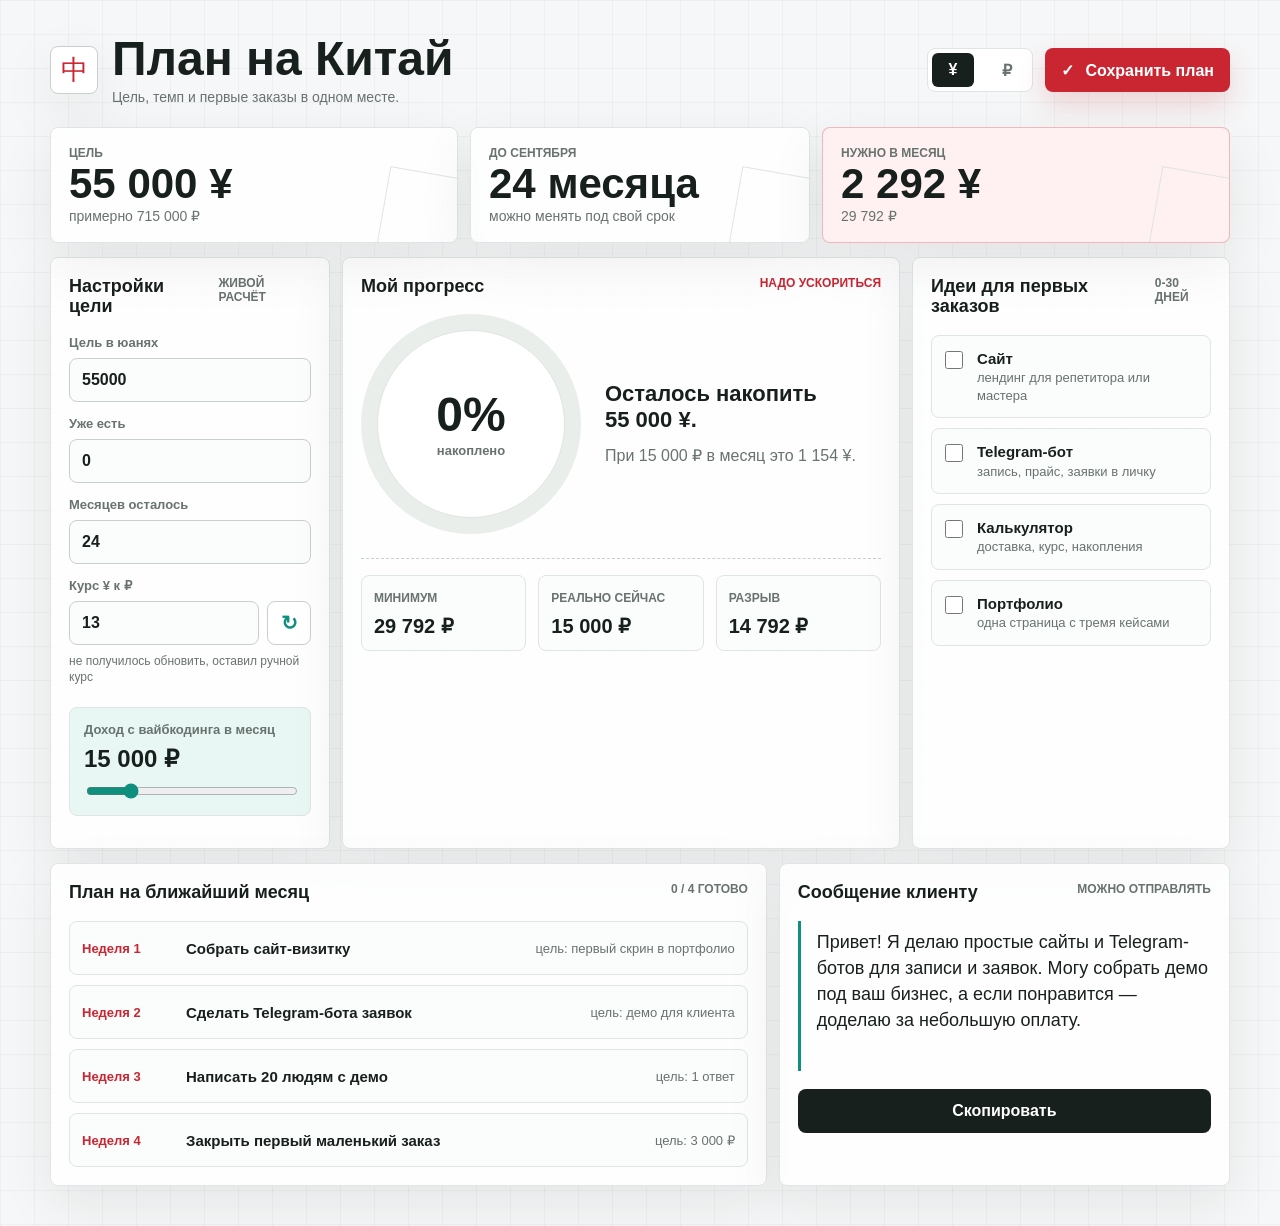
<file: index.html>
<!doctype html>
<html lang="ru">
  <head>
    <meta charset="UTF-8" />
    <meta name="viewport" content="width=device-width, initial-scale=1.0" />
    <title>План на Китай</title>
    <link rel="stylesheet" href="styles.css" />
  </head>
  <body>
    <main class="app-shell">
      <header class="topbar">
        <div class="brand">
          <span class="brand-mark" aria-hidden="true">中</span>
          <div>
            <h1>План на Китай</h1>
            <p>Цель, темп и первые заказы в одном месте.</p>
          </div>
        </div>
        <div class="top-actions" aria-label="Настройки отображения">
          <div class="segmented" role="group" aria-label="Валюта">
            <button class="segment active" type="button" data-currency="yuan">¥</button>
            <button class="segment" type="button" data-currency="rub">₽</button>
          </div>
          <button class="save-button" type="button" id="savePlan">
            <span aria-hidden="true">✓</span>
            Сохранить план
          </button>
        </div>
      </header>

      <section class="summary-grid" aria-label="Сводка плана">
        <article class="metric-card goal-card">
          <span class="label">Цель</span>
          <strong id="targetDisplay">55 000 ¥</strong>
          <small id="targetRubDisplay">примерно 715 000 ₽</small>
        </article>
        <article class="metric-card">
          <span class="label">До сентября</span>
          <strong id="monthsDisplay">24 месяца</strong>
          <small>можно менять под свой срок</small>
        </article>
        <article class="metric-card accent">
          <span class="label">Нужно в месяц</span>
          <strong id="monthlyNeeded">2 292 ¥</strong>
          <small id="monthlyNeededRub">29 792 ₽</small>
        </article>
      </section>

      <section class="workbench">
        <aside class="panel form-panel">
          <div class="panel-title">
            <h2>Настройки цели</h2>
            <span>живой расчёт</span>
          </div>

          <label class="field">
            <span>Цель в юанях</span>
            <input id="targetYuan" type="number" min="1000" step="500" value="55000" />
          </label>

          <label class="field">
            <span>Уже есть</span>
            <input id="savedYuan" type="number" min="0" step="100" value="0" />
          </label>

          <label class="field">
            <span>Месяцев осталось</span>
            <input id="monthsLeft" type="number" min="1" max="60" value="24" />
          </label>

          <label class="field">
            <span>Курс ¥ к ₽</span>
            <div class="rate-row">
              <input id="yuanRate" type="number" min="1" step="0.1" value="13" />
              <button class="rate-button" type="button" id="refreshRate" aria-label="Обновить курс">↻</button>
            </div>
            <small class="rate-status" id="rateStatus">курс можно обновить автоматически</small>
          </label>

          <label class="range-field">
            <span>Доход с вайбкодинга в месяц</span>
            <strong id="incomeDisplay">15 000 ₽</strong>
            <input id="monthlyIncome" type="range" min="0" max="80000" step="1000" value="15000" />
          </label>
        </aside>

        <section class="panel progress-panel" aria-label="Мой прогресс">
          <div class="panel-title">
            <h2>Мой прогресс</h2>
            <span id="paceStatus">надо ускориться</span>
          </div>
          <div class="progress-wrap">
            <div class="progress-ring" id="progressRing">
              <div>
                <strong id="progressPercent">0%</strong>
                <span>накоплено</span>
              </div>
            </div>
            <div class="progress-copy">
              <p id="remainingText">Осталось накопить 55 000 ¥.</p>
              <p id="incomeText">При 15 000 ₽ в месяц это 1 154 ¥.</p>
            </div>
          </div>

          <div class="ticket-strip" aria-label="План месяца">
            <div>
              <span>Минимум</span>
              <strong id="minimumRub">29 792 ₽</strong>
            </div>
            <div>
              <span>Реально сейчас</span>
              <strong id="currentRub">15 000 ₽</strong>
            </div>
            <div>
              <span>Разрыв</span>
              <strong id="gapRub">14 792 ₽</strong>
            </div>
          </div>
        </section>

        <aside class="panel tasks-panel">
          <div class="panel-title">
            <h2>Идеи для первых заказов</h2>
            <span>0-30 дней</span>
          </div>
          <div class="task-list">
            <label class="task">
              <input type="checkbox" data-task="site" />
              <span>
                <strong>Сайт</strong>
                лендинг для репетитора или мастера
              </span>
            </label>
            <label class="task">
              <input type="checkbox" data-task="bot" />
              <span>
                <strong>Telegram-бот</strong>
                запись, прайс, заявки в личку
              </span>
            </label>
            <label class="task">
              <input type="checkbox" data-task="calc" />
              <span>
                <strong>Калькулятор</strong>
                доставка, курс, накопления
              </span>
            </label>
            <label class="task">
              <input type="checkbox" data-task="portfolio" />
              <span>
                <strong>Портфолио</strong>
                одна страница с тремя кейсами
              </span>
            </label>
          </div>
        </aside>
      </section>

      <section class="bottom-grid">
        <article class="panel plan-panel">
          <div class="panel-title">
            <h2>План на ближайший месяц</h2>
            <span id="doneCount">0 / 4 готово</span>
          </div>
          <div class="month-plan" id="monthPlan"></div>
        </article>

        <article class="panel pitch-panel">
          <div class="panel-title">
            <h2>Сообщение клиенту</h2>
            <span>можно отправлять</span>
          </div>
          <blockquote id="clientPitch">
            Привет! Я делаю простые сайты и Telegram-ботов для записи и заявок. Могу собрать демо под ваш бизнес, а если понравится — доделаю за небольшую оплату.
          </blockquote>
          <button class="copy-button" type="button" id="copyPitch">Скопировать</button>
        </article>
      </section>
    </main>

    <div class="toast" id="toast" role="status" aria-live="polite">Сохранено</div>
    <script src="app.js"></script>
  </body>
</html>
</file>
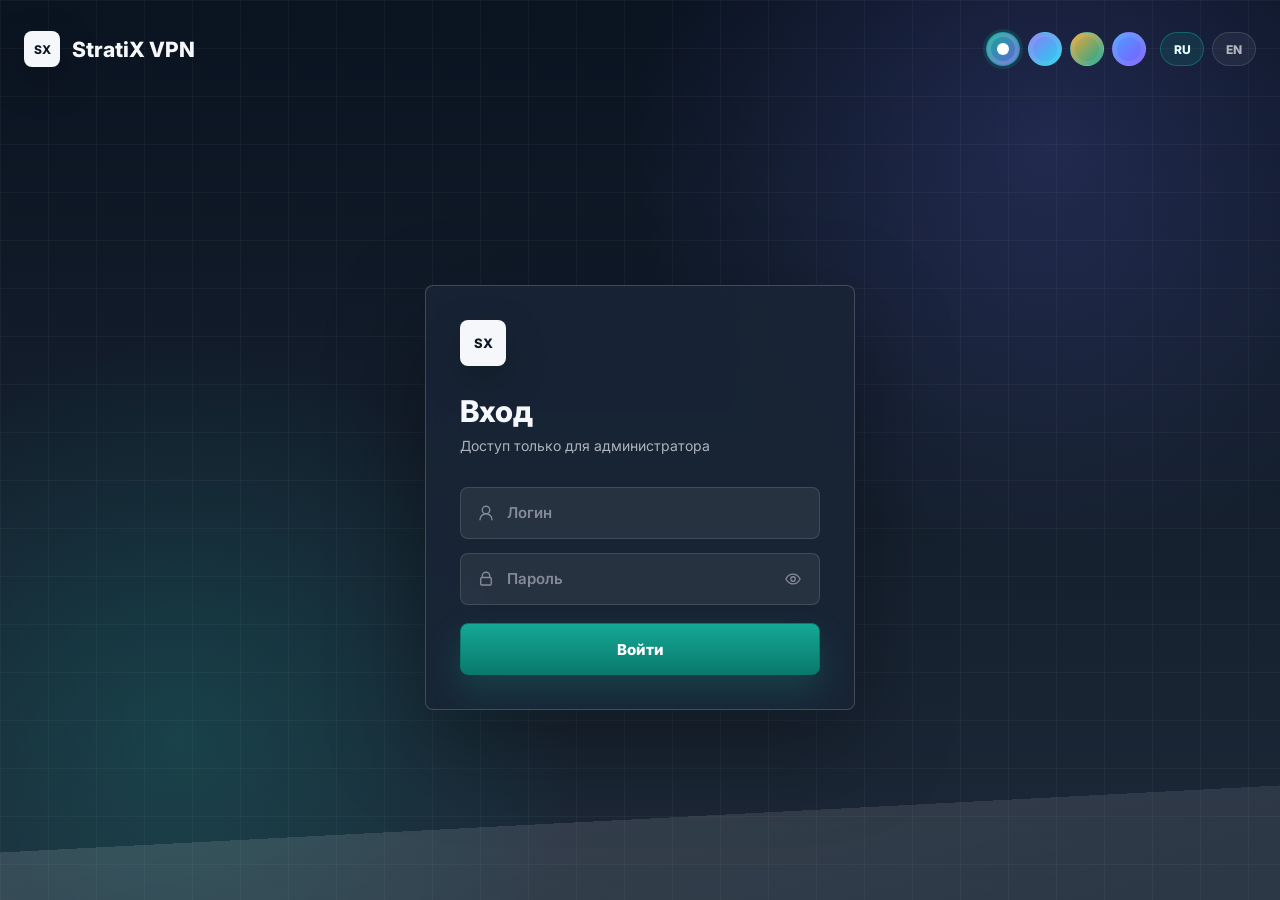
<file: stratix-panel-preview/index.html>
<!doctype html>
<html lang="ru">
  <head>
    <meta charset="UTF-8" />
    <meta name="viewport" content="width=device-width, initial-scale=1.0" />
    <meta
      name="description"
      content="StratiX VPN panel preview: private 3AX-UI access screen."
    />
    <title>StratiX VPN Panel Preview</title>
    <style>
      @import url("https://fonts.googleapis.com/css2?family=Inter:wght@400;500;600;700;800&display=swap");

      :root {
        color-scheme: dark;
        --bg: #0a1320;
        --bg-2: #1d2938;
        --surface: rgba(25, 37, 54, 0.9);
        --surface-muted: rgba(255, 255, 255, 0.065);
        --line: rgba(255, 255, 255, 0.12);
        --line-strong: rgba(255, 255, 255, 0.18);
        --text: #f5f7fb;
        --muted: rgba(245, 247, 251, 0.68);
        --dim: rgba(245, 247, 251, 0.46);
        --accent: #15a895;
        --accent-strong: #0a796d;
        --accent-rgb: 21, 168, 149;
        --glow-a-rgb: 98, 102, 217;
        --glow-b-rgb: 21, 168, 149;
        --focus: rgba(var(--accent-rgb), 0.22);
        --shadow: 0 34px 95px rgba(0, 0, 0, 0.34);
        --soft-shadow: 0 14px 42px rgba(0, 0, 0, 0.24);
        --radius: 8px;
      }

      body[data-theme="violet"] {
        --bg: #100f24;
        --bg-2: #251f3e;
        --surface: rgba(31, 28, 55, 0.9);
        --surface-muted: rgba(255, 255, 255, 0.07);
        --accent: #8b7cf6;
        --accent-strong: #5e50c9;
        --accent-rgb: 139, 124, 246;
        --glow-a-rgb: 139, 124, 246;
        --glow-b-rgb: 34, 211, 238;
      }

      body[data-theme="amber"] {
        --bg: #17120c;
        --bg-2: #2b2116;
        --surface: rgba(43, 32, 21, 0.9);
        --surface-muted: rgba(255, 255, 255, 0.065);
        --accent: #f1a638;
        --accent-strong: #ad6315;
        --accent-rgb: 241, 166, 56;
        --glow-a-rgb: 241, 166, 56;
        --glow-b-rgb: 21, 168, 149;
      }

      body[data-theme="blue"] {
        --bg: #071528;
        --bg-2: #172b47;
        --surface: rgba(21, 39, 63, 0.9);
        --surface-muted: rgba(255, 255, 255, 0.065);
        --accent: #4d9fff;
        --accent-strong: #276bc4;
        --accent-rgb: 77, 159, 255;
        --glow-a-rgb: 77, 159, 255;
        --glow-b-rgb: 125, 92, 255;
      }

      * {
        box-sizing: border-box;
      }

      body {
        margin: 0;
        min-height: 100vh;
        overflow-x: hidden;
        background:
          linear-gradient(rgba(255, 255, 255, 0.035) 1px, transparent 1px),
          linear-gradient(90deg, rgba(255, 255, 255, 0.035) 1px, transparent 1px),
          radial-gradient(circle at 82% 16%, rgba(var(--glow-a-rgb), 0.24), transparent 32%),
          radial-gradient(circle at 14% 82%, rgba(var(--glow-b-rgb), 0.22), transparent 30%),
          linear-gradient(180deg, var(--bg), var(--bg-2));
        background-size:
          48px 48px,
          48px 48px,
          auto,
          auto,
          auto;
        color: var(--text);
        font-family: Inter, system-ui, -apple-system, BlinkMacSystemFont, "Segoe UI", sans-serif;
        letter-spacing: 0;
      }

      button,
      input {
        font: inherit;
      }

      button {
        cursor: pointer;
      }

      .is-hidden {
        display: none !important;
      }

      .page {
        position: relative;
        isolation: isolate;
        min-height: 100vh;
      }

      .page::after {
        position: fixed;
        right: -8vw;
        bottom: -25vh;
        left: -8vw;
        z-index: 0;
        height: 34vh;
        content: "";
        background:
          linear-gradient(170deg, rgba(255, 255, 255, 0.12), rgba(255, 255, 255, 0.03)),
          linear-gradient(7deg, transparent 0 43%, rgba(var(--glow-b-rgb), 0.24) 44% 49%, transparent 50%),
          linear-gradient(-6deg, transparent 0 33%, rgba(var(--glow-a-rgb), 0.24) 34% 39%, transparent 40%);
        transform: skewY(-3deg);
      }

      .shell {
        position: relative;
        z-index: 1;
        display: flex;
        flex-direction: column;
        width: min(1260px, calc(100vw - 48px));
        min-height: 100vh;
        margin: 0 auto;
        padding: 28px 0 44px;
      }

      .nav {
        display: flex;
        align-items: center;
        justify-content: space-between;
        gap: 18px;
        min-height: 42px;
      }

      .brand {
        display: inline-flex;
        align-items: center;
        gap: 12px;
        color: var(--text);
        font-size: 21px;
        font-weight: 800;
        text-decoration: none;
      }

      .brand-mark,
      .card-mark {
        display: grid;
        place-items: center;
        border-radius: var(--radius);
        background: #f5f7fb;
        color: #0d1827;
        font-weight: 800;
        box-shadow: var(--soft-shadow);
      }

      .brand-mark {
        width: 36px;
        height: 36px;
        font-size: 12px;
      }

      .panel-controls {
        display: flex;
        align-items: center;
        gap: 14px;
      }

      .theme-controls,
      .language-controls {
        display: flex;
        align-items: center;
        gap: 8px;
      }

      .theme-swatch {
        position: relative;
        width: 34px;
        height: 34px;
        border: 1px solid var(--line);
        border-radius: 999px;
        background:
          linear-gradient(135deg, var(--swatch-a), var(--swatch-b));
        box-shadow: inset 0 0 0 4px rgba(255, 255, 255, 0.08);
        padding: 0;
      }

      .theme-swatch.is-active {
        border-color: rgba(var(--accent-rgb), 0.74);
        box-shadow:
          inset 0 0 0 4px rgba(255, 255, 255, 0.14),
          0 0 0 3px rgba(var(--accent-rgb), 0.18);
      }

      .theme-swatch.is-active::after {
        position: absolute;
        inset: 10px;
        border-radius: 999px;
        background: #fff;
        content: "";
      }

      .language-button {
        display: inline-flex;
        align-items: center;
        justify-content: center;
        min-width: 44px;
        min-height: 34px;
        padding: 0 12px;
        border: 1px solid var(--line);
        border-radius: 999px;
        background: rgba(255, 255, 255, 0.055);
        color: var(--muted);
        font-size: 12px;
        font-weight: 800;
      }

      .language-button.is-active {
        border-color: rgba(var(--accent-rgb), 0.42);
        background: rgba(var(--accent-rgb), 0.14);
        color: #e3fffb;
      }

      .preview-stage,
      .dashboard-stage {
        display: grid;
        flex: 1;
        place-items: center;
        padding: clamp(54px, 11vh, 118px) 0 30px;
      }

      .dashboard-stage {
        place-items: start center;
        padding: 30px 0;
      }

      .login-card {
        position: relative;
        width: min(100%, 430px);
        padding: 34px;
        border: 1px solid var(--line-strong);
        border-radius: var(--radius);
        background: var(--surface);
        box-shadow: var(--shadow);
        backdrop-filter: blur(18px);
      }

      .card-mark {
        width: 46px;
        height: 46px;
        font-size: 13px;
      }

      .card-title {
        margin: 28px 0 6px;
        color: var(--text);
        font-size: 30px;
        font-weight: 800;
        line-height: 1.18;
      }

      .card-subtitle {
        margin: 0 0 30px;
        color: var(--muted);
        font-size: 14px;
        line-height: 1.55;
      }

      .form {
        display: grid;
        gap: 14px;
      }

      .form-error {
        min-height: 19px;
        margin: -2px 0 0;
        color: #ff8f9b;
        font-size: 13px;
        font-weight: 700;
        line-height: 1.45;
      }

      .form-error:empty {
        display: none;
      }

      .field {
        position: relative;
        display: block;
      }

      .field > svg {
        position: absolute;
        top: 50%;
        left: 17px;
        width: 18px;
        height: 18px;
        color: var(--dim);
        pointer-events: none;
        transform: translateY(-50%);
      }

      .field input {
        width: 100%;
        height: 52px;
        padding: 0 46px;
        border: 1px solid var(--line);
        border-radius: var(--radius);
        outline: none;
        appearance: none;
        background: var(--surface-muted);
        color: var(--text);
        font-size: 15px;
        font-weight: 600;
        line-height: 52px;
      }

      .field input::placeholder {
        color: var(--dim);
        font-weight: 600;
      }

      .field input:focus {
        border-color: rgba(var(--accent-rgb), 0.58);
        box-shadow: 0 0 0 3px var(--focus);
      }

      .eye-button {
        position: absolute;
        top: 50%;
        right: 11px;
        display: grid;
        width: 32px;
        height: 32px;
        place-items: center;
        border: 0;
        border-radius: 999px;
        background: transparent;
        color: var(--dim);
        transform: translateY(-50%);
      }

      .eye-button svg {
        width: 18px;
        height: 18px;
      }

      .submit {
        display: inline-flex;
        align-items: center;
        justify-content: center;
        width: 100%;
        min-height: 52px;
        margin-top: 4px;
        border: 1px solid var(--accent-strong);
        border-radius: var(--radius);
        background: linear-gradient(180deg, var(--accent), var(--accent-strong));
        color: #fff;
        font-size: 15px;
        font-weight: 800;
        box-shadow: 0 16px 34px rgba(var(--accent-rgb), 0.22);
      }

      .console-panel {
        width: min(100%, 1180px);
        padding: 0;
        overflow: hidden;
        border: 1px solid var(--line-strong);
        border-radius: var(--radius);
        background: rgba(13, 24, 38, 0.96);
        box-shadow: var(--shadow);
        backdrop-filter: blur(18px);
      }

      .operator-console {
        display: block;
        min-height: auto;
      }

      .workbench {
        min-width: 0;
        padding: 22px;
      }

      .console-top {
        display: flex;
        align-items: center;
        justify-content: space-between;
        gap: 18px;
        padding-bottom: 18px;
        border-bottom: 1px solid var(--line);
      }

      .console-heading {
        display: flex;
        align-items: center;
        gap: 14px;
      }

      .console-title {
        margin: 0;
        color: var(--text);
        font-size: 22px;
        font-weight: 800;
        line-height: 1.12;
      }

      .console-subtitle {
        display: none;
      }

      .logout-button {
        min-height: 36px;
        padding: 0 14px;
        border: 1px solid var(--line);
        border-radius: 999px;
        background: rgba(255, 255, 255, 0.055);
        color: var(--text);
        font-size: 13px;
        font-weight: 800;
      }

      .dashboard-grid {
        display: grid;
        grid-template-columns: repeat(4, minmax(0, 1fr));
        gap: 10px;
        margin-top: 16px;
      }

      .dashboard-card {
        min-height: 84px;
        padding: 14px;
        border: 1px solid var(--line);
        border-radius: var(--radius);
        background: rgba(255, 255, 255, 0.035);
      }

      .dashboard-card span {
        display: block;
        color: var(--dim);
        font-size: 12px;
        font-weight: 800;
        text-transform: uppercase;
      }

      .dashboard-card strong {
        display: block;
        margin-top: 10px;
        color: var(--text);
        font-size: 23px;
        line-height: 1.1;
      }

      .dashboard-card p {
        display: none;
      }

      .dashboard-card strong.small-value {
        font-size: 18px;
      }

      .console-layout {
        display: grid;
        grid-template-columns: minmax(0, 1.45fr) minmax(260px, 0.9fr);
        gap: 12px;
        margin-top: 12px;
      }

      .console-layout--lower {
        grid-template-columns: minmax(0, 1.2fr) minmax(280px, 0.8fr);
      }

      .section-card {
        min-width: 0;
        padding: 16px;
        border: 1px solid var(--line);
        border-radius: var(--radius);
        background: rgba(255, 255, 255, 0.026);
      }

      .section-head {
        display: flex;
        align-items: flex-start;
        justify-content: space-between;
        gap: 14px;
        margin-bottom: 14px;
      }

      .section-title {
        margin: 0;
        color: var(--text);
        font-size: 16px;
        font-weight: 850;
      }

      .section-subtitle {
        display: none;
      }

      .state-pill {
        flex: 0 0 auto;
        display: inline-flex;
        align-items: center;
        gap: 8px;
        min-height: 30px;
        padding: 0 10px;
        border: 1px solid rgba(var(--accent-rgb), 0.28);
        border-radius: 999px;
        background: rgba(var(--accent-rgb), 0.12);
        color: var(--text);
        font-size: 12px;
        font-weight: 850;
      }

      .state-pill::before {
        width: 7px;
        height: 7px;
        border-radius: 999px;
        background: var(--accent);
        content: "";
      }

      .server-row,
      .client-row,
      .audit-row {
        display: grid;
        gap: 12px;
        padding: 13px 0;
        border-top: 1px solid var(--line);
      }

      .server-row {
        grid-template-columns: minmax(110px, 0.85fr) minmax(120px, 0.75fr) minmax(180px, 1.25fr) minmax(90px, 0.55fr);
        align-items: center;
      }

      .client-row {
        grid-template-columns: minmax(130px, 1fr) minmax(88px, 0.55fr) minmax(120px, 0.75fr) minmax(105px, 0.65fr);
        align-items: center;
      }

      .audit-row {
        grid-template-columns: 62px minmax(0, 1fr) minmax(120px, 0.65fr);
        align-items: center;
      }

      .row-title {
        color: var(--text);
        font-size: 14px;
        font-weight: 850;
      }

      .row-subtitle,
      .row-muted {
        color: var(--muted);
        font-size: 12px;
        line-height: 1.45;
      }

      .row-subtitle {
        display: none;
      }

      .badge-list {
        display: flex;
        flex-wrap: wrap;
        gap: 6px;
      }

      .protocol-badge {
        display: inline-flex;
        align-items: center;
        min-height: 26px;
        padding: 0 9px;
        border: 1px solid var(--line);
        border-radius: 999px;
        background: rgba(255, 255, 255, 0.05);
        color: var(--text);
        font-size: 12px;
        font-weight: 800;
        white-space: nowrap;
      }

      .meta-grid {
        display: grid;
        grid-template-columns: repeat(2, minmax(0, 1fr));
        gap: 10px;
      }

      .meta-item {
        min-height: 76px;
        padding: 12px;
        border: 1px solid var(--line);
        border-radius: calc(var(--radius) - 2px);
        background: rgba(0, 0, 0, 0.1);
      }

      .meta-item span {
        display: block;
        color: var(--dim);
        font-size: 11px;
        font-weight: 850;
        text-transform: uppercase;
      }

      .meta-item strong {
        display: block;
        margin-top: 8px;
        color: var(--text);
        font-size: 14px;
        line-height: 1.3;
      }

      .table-head {
        display: grid;
        grid-template-columns: minmax(130px, 1fr) minmax(88px, 0.55fr) minmax(120px, 0.75fr) minmax(105px, 0.65fr);
        gap: 12px;
        padding: 0 0 10px;
        color: var(--dim);
        font-size: 11px;
        font-weight: 850;
        text-transform: uppercase;
      }

      .status-line {
        display: inline-flex;
        align-items: center;
        gap: 8px;
      }

      .dashboard-card strong.status-line {
        display: inline-flex;
      }

      .status-line::before {
        width: 8px;
        height: 8px;
        flex: 0 0 8px;
        border-radius: 999px;
        background: var(--accent);
        box-shadow: none;
        content: "";
      }

      .status-chip {
        display: inline-flex;
        align-items: center;
        gap: 7px;
        width: fit-content;
        min-height: 26px;
        padding: 0 10px;
        border: 1px solid rgba(var(--accent-rgb), 0.28);
        border-radius: 999px;
        background: rgba(var(--accent-rgb), 0.1);
        color: var(--text);
        font-size: 12px;
        font-weight: 850;
      }

      .status-chip::before {
        width: 7px;
        height: 7px;
        border-radius: 999px;
        background: var(--accent);
        content: "";
      }

      .submit:focus-visible,
      .logout-button:focus-visible,
      .language-button:focus-visible,
      .theme-swatch:focus-visible,
      .eye-button:focus-visible {
        outline: 3px solid var(--focus);
        outline-offset: 2px;
      }

      @media (max-width: 560px) {
        .shell {
          width: min(100vw - 28px, 430px);
          padding-top: 20px;
        }

        .brand {
          font-size: 19px;
        }

        .nav {
          align-items: flex-start;
        }

        .panel-controls {
          align-items: flex-end;
          flex-direction: column;
          gap: 8px;
        }

        .theme-swatch {
          width: 32px;
          height: 32px;
        }

        .preview-stage {
          padding-top: 44px;
        }

        .login-card {
          padding: 24px;
        }

        .console-panel {
          padding: 0;
        }

        .console-top {
          flex-direction: column;
          align-items: flex-start;
        }

        .dashboard-grid {
          grid-template-columns: 1fr;
        }

        .console-layout,
        .console-layout--lower,
        .server-row,
        .client-row,
        .table-head,
        .meta-grid {
          grid-template-columns: 1fr;
        }

        .table-head {
          display: none;
        }

        .workbench {
          padding: 18px;
        }
      }
    </style>
  </head>
  <body>
    <div class="page">
      <div class="shell">
        <header class="nav">
          <a class="brand" href="#" aria-label="StratiX VPN">
            <span class="brand-mark">SX</span>
            <span>StratiX VPN</span>
          </a>

          <div class="panel-controls">
            <div class="theme-controls" aria-label="Цвет темы">
              <button
                class="theme-swatch is-active"
                type="button"
                data-theme="ocean"
                aria-label="Бирюзовая тема"
                style="--swatch-a: #15a895; --swatch-b: #6266d9"
              ></button>
              <button
                class="theme-swatch"
                type="button"
                data-theme="violet"
                aria-label="Фиолетовая тема"
                style="--swatch-a: #8b7cf6; --swatch-b: #22d3ee"
              ></button>
              <button
                class="theme-swatch"
                type="button"
                data-theme="amber"
                aria-label="Янтарная тема"
                style="--swatch-a: #f1a638; --swatch-b: #15a895"
              ></button>
              <button
                class="theme-swatch"
                type="button"
                data-theme="blue"
                aria-label="Синяя тема"
                style="--swatch-a: #4d9fff; --swatch-b: #7d5cff"
              ></button>
            </div>
            <div class="language-controls" aria-label="Language">
              <button class="language-button is-active" type="button" data-language="ru">RU</button>
              <button class="language-button" type="button" data-language="en">EN</button>
            </div>
          </div>
        </header>

        <main class="preview-stage" data-login-screen>
          <section class="login-card" aria-label="Login preview">
            <span class="card-mark">SX</span>
            <h1 class="card-title" data-i18n="loginTitle">Вход</h1>
            <p class="card-subtitle" data-i18n="loginSubtitle">Доступ только для администратора</p>

            <form class="form" aria-label="Demo login form">
              <label class="field">
                <svg viewBox="0 0 24 24" fill="none" aria-hidden="true">
                  <path
                    d="M20 21a8 8 0 0 0-16 0M12 13a5 5 0 1 0 0-10 5 5 0 0 0 0 10Z"
                    stroke="currentColor"
                    stroke-width="1.8"
                    stroke-linecap="round"
                  />
                </svg>
                <input
                  autocomplete="username"
                  type="text"
                  data-login-username
                  data-i18n-placeholder="username"
                />
              </label>
              <label class="field">
                <svg viewBox="0 0 24 24" fill="none" aria-hidden="true">
                  <path
                    d="M7 10V8a5 5 0 0 1 10 0v2M6.5 10h11A1.5 1.5 0 0 1 19 11.5v7A1.5 1.5 0 0 1 17.5 20h-11A1.5 1.5 0 0 1 5 18.5v-7A1.5 1.5 0 0 1 6.5 10Z"
                    stroke="currentColor"
                    stroke-width="1.8"
                    stroke-linecap="round"
                  />
                </svg>
                <input
                  autocomplete="current-password"
                  type="password"
                  data-login-password
                  data-i18n-placeholder="password"
                />
                <button class="eye-button" type="button" aria-label="Show password" data-password-toggle>
                  <svg viewBox="0 0 24 24" fill="none" aria-hidden="true">
                    <path
                      d="M2.5 12S6 5.5 12 5.5 21.5 12 21.5 12 18 18.5 12 18.5 2.5 12 2.5 12Z"
                      stroke="currentColor"
                      stroke-width="1.7"
                    />
                    <path
                      d="M12 15a3 3 0 1 0 0-6 3 3 0 0 0 0 6Z"
                      stroke="currentColor"
                      stroke-width="1.7"
                    />
                  </svg>
                </button>
              </label>
              <p class="form-error" aria-live="polite" data-login-error></p>
              <button class="submit" type="submit" data-i18n="loginButton">Войти</button>
            </form>
          </section>
        </main>

        <main class="dashboard-stage is-hidden" data-dashboard-screen>
          <section class="console-panel" aria-label="StratiX console">
            <div class="operator-console">
              <div class="workbench">
                <div class="console-top">
                  <div class="console-heading">
                    <span class="card-mark">SX</span>
                    <div>
                      <h1 class="console-title" data-i18n="consoleTitle">StratiX Console</h1>
                      <p class="console-subtitle" data-i18n="consoleSubtitle">
                        Управление VPN-доступом и ботом
                      </p>
                    </div>
                  </div>
                  <button class="logout-button" type="button" data-logout data-i18n="logoutButton">
                    Выйти
                  </button>
                </div>

                <div class="dashboard-grid">
                  <article class="dashboard-card">
                    <span data-i18n="cardUsersLabel">Пользователи</span>
                    <strong>2</strong>
                    <p data-i18n="cardUsersText">Клиенты получают ключи через Telegram.</p>
                  </article>
                  <article class="dashboard-card">
                    <span data-i18n="cardKeysLabel">Активные ключи</span>
                    <strong>6</strong>
                    <p data-i18n="cardKeysText">AWG/WG конфиги и VLESS-ссылки выданы.</p>
                  </article>
                  <article class="dashboard-card">
                    <span data-i18n="cardProtocolsLabel">Протоколы</span>
                    <strong class="small-value">AWG / VLESS</strong>
                    <p data-i18n="cardProtocolsText">Плюс VLESS как ссылка для клиента.</p>
                  </article>
                  <article class="dashboard-card">
                    <span data-i18n="cardStatusLabel">Статус</span>
                    <strong class="status-line" data-i18n="cardStatusValue">Онлайн</strong>
                    <p data-i18n="cardStatusText">Панель готова к проверке.</p>
                  </article>
                </div>

                <div class="console-layout">
                  <section class="section-card" aria-label="Servers">
                    <div class="section-head">
                      <div>
                        <h2 class="section-title" data-i18n="serversTitle">Серверы и протоколы</h2>
                      </div>
                      <span class="state-pill" data-i18n="stateReady">Готово</span>
                    </div>

                    <div class="server-row">
                      <div class="row-title" data-i18n="serverPrimaryName">RU Server 1</div>
                      <div class="row-muted">45.144.220.86</div>
                      <div class="badge-list" aria-label="Protocols">
                        <span class="protocol-badge">AWG 2.0</span>
                        <span class="protocol-badge">VLESS TCP</span>
                      </div>
                      <span class="status-chip" data-i18n="serverOnline">Онлайн</span>
                    </div>
                  </section>

                  <section class="section-card" aria-label="Telegram bot">
                    <div class="section-head">
                      <div>
                        <h2 class="section-title" data-i18n="botTitle">Telegram-бот</h2>
                      </div>
                      <span class="state-pill" data-i18n="botOnline">Онлайн</span>
                    </div>

                    <div class="meta-grid">
                      <div class="meta-item">
                        <span data-i18n="botUsernameLabel">Бот</span>
                        <strong>@StratixVPNbot</strong>
                      </div>
                      <div class="meta-item">
                        <span data-i18n="botLimitLabel">Лимит</span>
                        <strong data-i18n="botLimitValue">6 ключей на пользователя</strong>
                      </div>
                    </div>
                  </section>
                </div>

                <div class="console-layout console-layout--lower">
                  <section class="section-card" aria-label="Recent clients">
                    <div class="section-head">
                      <div>
                        <h2 class="section-title" data-i18n="clientsTitle">Последние клиенты</h2>
                      </div>
                    </div>
                    <div class="table-head">
                      <span data-i18n="tableClient">Клиент</span>
                      <span data-i18n="tableProtocol">Протокол</span>
                      <span data-i18n="tableDelivery">Выдача</span>
                      <span data-i18n="tableStatus">Статус</span>
                    </div>
                    <div class="client-row">
                      <div class="row-title">tg_1453136053_2</div>
                      <div class="row-muted">VLESS</div>
                      <div class="row-muted" data-i18n="deliveryLink">Ссылка</div>
                      <span class="status-chip" data-i18n="serverOnline">Онлайн</span>
                    </div>
                    <div class="client-row">
                      <div class="row-title">tg_1453136053_1</div>
                      <div class="row-muted">VLESS</div>
                      <div class="row-muted" data-i18n="deliveryLink">Ссылка</div>
                      <span class="status-chip" data-i18n="serverOnline">Онлайн</span>
                    </div>
                    <div class="client-row">
                      <div class="row-title">tg_254453_4</div>
                      <div class="row-muted">AWG</div>
                      <div class="row-muted" data-i18n="deliveryConfQr">.conf + QR</div>
                      <span class="status-chip" data-i18n="serverOnline">Онлайн</span>
                    </div>
                    <div class="client-row">
                      <div class="row-title">tg_254453_3</div>
                      <div class="row-muted">AWG</div>
                      <div class="row-muted" data-i18n="deliveryConfQr">.conf + QR</div>
                      <span class="status-chip" data-i18n="serverOnline">Онлайн</span>
                    </div>
                    <div class="client-row">
                      <div class="row-title">tg_254453_2</div>
                      <div class="row-muted">AWG</div>
                      <div class="row-muted" data-i18n="deliveryConfQr">.conf + QR</div>
                      <span class="status-chip" data-i18n="serverOnline">Онлайн</span>
                    </div>
                    <div class="client-row">
                      <div class="row-title">tg_254453_1</div>
                      <div class="row-muted">AWG</div>
                      <div class="row-muted" data-i18n="deliveryConfQr">.conf + QR</div>
                      <span class="status-chip" data-i18n="serverOnline">Онлайн</span>
                    </div>
                  </section>

                  <section class="section-card" aria-label="Activity">
                    <div class="section-head">
                      <div>
                        <h2 class="section-title" data-i18n="activityTitle">Последние действия</h2>
                      </div>
                    </div>
                    <div class="audit-row">
                      <div class="row-muted">13:34</div>
                      <div class="row-title" data-i18n="auditCreated">Создан дополнительный ключ</div>
                      <div class="row-muted">tg_1453136053_2</div>
                    </div>
                    <div class="audit-row">
                      <div class="row-muted">13:09</div>
                      <div class="row-title" data-i18n="auditVless">Выдана VLESS-ссылка</div>
                      <div class="row-muted">tg_1453136053_1</div>
                    </div>
                    <div class="audit-row">
                      <div class="row-muted">07:05</div>
                      <div class="row-title" data-i18n="auditAwg">Создан AWG-ключ</div>
                      <div class="row-muted">tg_254453_4</div>
                    </div>
                  </section>
                </div>
              </div>
            </div>
          </section>
        </main>
      </div>
    </div>

    <script>
      const dictionary = {
        ru: {
          loginTitle: "Вход",
          loginSubtitle: "Доступ только для администратора",
          username: "Логин",
          password: "Пароль",
          loginButton: "Войти",
          loginError: "Введите логин и пароль.",
          consoleTitle: "StratiX Console",
          consoleSubtitle: "Управление VPN-доступом и ботом",
          logoutButton: "Выйти",
          cardUsersLabel: "Пользователи",
          cardUsersText: "Клиенты получают ключи через Telegram.",
          cardKeysLabel: "Активные ключи",
          cardKeysText: "AWG-конфиги и VLESS-ссылки выданы.",
          cardProtocolsLabel: "Протоколы",
          cardProtocolsText: "AWG-конфиги и VLESS как ссылка для клиента.",
          cardStatusLabel: "Статус",
          cardStatusValue: "Онлайн",
          cardStatusText: "Панель готова к проверке.",
          serversTitle: "Серверы и протоколы",
          serversSubtitle: "Один VPS, приватная админка и публичная выдача ключей через бота.",
          stateReady: "Готово",
          serverPrimaryName: "RU Server 1",
          serverOnline: "Онлайн",
          botTitle: "Telegram-бот",
          botSubtitle: "Создаёт ключи и отдаёт конфиг без ручной выдачи.",
          botOnline: "Онлайн",
          botUsernameLabel: "Бот",
          botLimitLabel: "Лимит",
          botLimitValue: "6 ключей на пользователя",
          clientsTitle: "Последние клиенты",
          clientsSubtitle: "Пример того, как будут выглядеть ключи пользователей.",
          tableClient: "Клиент",
          tableProtocol: "Протокол",
          tableDelivery: "Выдача",
          tableStatus: "Статус",
          deliveryConfQr: ".conf + QR",
          deliveryLink: "Ссылка",
          activityTitle: "Последние действия",
          activitySubtitle: "Что видит админ без захода на сервер.",
          auditCreated: "Создан дополнительный ключ",
          auditVless: "Выдана VLESS-ссылка",
          auditAwg: "Создан AWG-ключ",
          auditNoConfig: "Без txt-файла, сразу сообщением",
          auditStart: "Первый /start обработан",
          auditStartSub: "Дубликат клиента не создан"
        },
        en: {
          loginTitle: "Sign in",
          loginSubtitle: "Administrator access only",
          username: "Username",
          password: "Password",
          loginButton: "Log in",
          loginError: "Enter username and password.",
          consoleTitle: "StratiX Console",
          consoleSubtitle: "VPN access and bot control",
          logoutButton: "Log out",
          cardUsersLabel: "Users",
          cardUsersText: "Clients receive keys through Telegram.",
          cardKeysLabel: "Active keys",
          cardKeysText: "AWG configs and VLESS links are issued.",
          cardProtocolsLabel: "Protocols",
          cardProtocolsText: "AWG configs and VLESS client-ready links.",
          cardStatusLabel: "Status",
          cardStatusValue: "Online",
          cardStatusText: "Panel is ready for review.",
          serversTitle: "Servers and protocols",
          serversSubtitle: "One VPS, private admin panel, and public key delivery through the bot.",
          stateReady: "Ready",
          serverPrimaryName: "RU Server 1",
          serverOnline: "Online",
          botTitle: "Telegram bot",
          botSubtitle: "Creates keys and sends configs without manual delivery.",
          botOnline: "Online",
          botUsernameLabel: "Bot",
          botLimitLabel: "Limit",
          botLimitValue: "6 keys per user",
          clientsTitle: "Recent clients",
          clientsSubtitle: "Example of how user keys will look in the panel.",
          tableClient: "Client",
          tableProtocol: "Protocol",
          tableDelivery: "Delivery",
          tableStatus: "Status",
          deliveryConfQr: ".conf + QR",
          deliveryLink: "Link",
          activityTitle: "Recent activity",
          activitySubtitle: "What the admin sees without opening the server.",
          auditCreated: "Additional key created",
          auditVless: "VLESS link issued",
          auditAwg: "AWG key created",
          auditNoConfig: "No txt file, sent directly as a message",
          auditStart: "First /start handled",
          auditStartSub: "Duplicate client was not created"
        }
      };

      const availableThemes = ["ocean", "violet", "amber", "blue"];

      const state = {
        language: localStorage.getItem("stratix-preview-language") || "ru",
        theme: availableThemes.includes(localStorage.getItem("stratix-preview-theme"))
          ? localStorage.getItem("stratix-preview-theme")
          : "ocean"
      };

      function translate() {
        const copy = dictionary[state.language];
        document.documentElement.lang = state.language;
        document.querySelectorAll("[data-i18n]").forEach((node) => {
          const key = node.getAttribute("data-i18n");
          node.textContent = copy[key];
        });
        document.querySelectorAll("[data-i18n-placeholder]").forEach((node) => {
          const key = node.getAttribute("data-i18n-placeholder");
          node.setAttribute("placeholder", copy[key]);
        });
        document.querySelectorAll("[data-language]").forEach((button) => {
          button.classList.toggle("is-active", button.dataset.language === state.language);
        });
        const loginError = document.querySelector("[data-login-error]");
        if (loginError && loginError.textContent.trim()) {
          loginError.textContent = copy.loginError;
        }
      }

      function applyTheme() {
        document.body.dataset.theme = state.theme;
        document.querySelectorAll(".theme-swatch[data-theme]").forEach((button) => {
          button.classList.toggle("is-active", button.dataset.theme === state.theme);
        });
        localStorage.setItem("stratix-preview-theme", state.theme);
      }

      function setAuthenticated(isAuthenticated) {
        document
          .querySelector("[data-login-screen]")
          .classList.toggle("is-hidden", isAuthenticated);
        document
          .querySelector("[data-dashboard-screen]")
          .classList.toggle("is-hidden", !isAuthenticated);
        if (isAuthenticated) {
          sessionStorage.setItem("stratix-preview-auth", "1");
          document.querySelector("[data-login-error]").textContent = "";
          return;
        }
        sessionStorage.removeItem("stratix-preview-auth");
        document.querySelector("[data-login-password]").value = "";
      }

      document.querySelectorAll("[data-language]").forEach((button) => {
        button.addEventListener("click", () => {
          state.language = button.dataset.language;
          localStorage.setItem("stratix-preview-language", state.language);
          translate();
        });
      });

      document.querySelectorAll(".theme-swatch[data-theme]").forEach((button) => {
        button.addEventListener("click", () => {
          state.theme = button.dataset.theme;
          applyTheme();
        });
      });

      document.querySelector("[data-password-toggle]").addEventListener("click", () => {
        const input = document.querySelector('input[type="password"], input[data-password-visible]');
        const isVisible = input.type === "text";
        input.type = isVisible ? "password" : "text";
        input.toggleAttribute("data-password-visible", !isVisible);
      });

      document.querySelector(".form").addEventListener("submit", (event) => {
        event.preventDefault();
        const username = document.querySelector("[data-login-username]").value.trim();
        const password = document.querySelector("[data-login-password]").value;
        if (username && password) {
          setAuthenticated(true);
          return;
        }
        document.querySelector("[data-login-error]").textContent =
          dictionary[state.language].loginError;
      });

      document.querySelector("[data-logout]").addEventListener("click", () => {
        setAuthenticated(false);
      });

      applyTheme();
      translate();
      setAuthenticated(sessionStorage.getItem("stratix-preview-auth") === "1");
    </script>
  </body>
</html>
</file>
<file: styles.css>
:root {
  --bg: #f6f7f8;
  --paper: #ffffff;
  --ink: #17201c;
  --muted: #68736f;
  --line: #dfe5e2;
  --line-strong: #c7d0cc;
  --red: #c92632;
  --red-soft: #fff0f1;
  --jade: #0f8f7d;
  --jade-soft: #e8f7f4;
  --gold: #b88014;
  --shadow: 0 18px 55px rgba(23, 32, 28, 0.08);
  --radius: 8px;
}

* {
  box-sizing: border-box;
}

body {
  margin: 0;
  min-height: 100vh;
  color: var(--ink);
  font-family:
    Inter, "Segoe UI", "Noto Sans", Arial, sans-serif;
  background:
    linear-gradient(rgba(23, 32, 28, 0.035) 1px, transparent 1px),
    linear-gradient(90deg, rgba(23, 32, 28, 0.035) 1px, transparent 1px),
    var(--bg);
  background-size: 34px 34px;
}

button,
input {
  font: inherit;
}

button {
  cursor: pointer;
}

.app-shell {
  width: min(1180px, calc(100% - 32px));
  margin: 0 auto;
  padding: 26px 0 40px;
}

.topbar {
  display: flex;
  align-items: center;
  justify-content: space-between;
  gap: 18px;
  padding: 10px 0 22px;
}

.brand {
  display: flex;
  align-items: center;
  gap: 14px;
}

.brand-mark {
  display: grid;
  width: 48px;
  height: 48px;
  place-items: center;
  border: 1px solid var(--line-strong);
  border-radius: var(--radius);
  background: var(--paper);
  color: var(--red);
  font-family: Georgia, "Times New Roman", serif;
  font-size: 27px;
  line-height: 1;
  box-shadow: var(--shadow);
}

h1,
h2,
p {
  margin: 0;
}

h1 {
  font-size: clamp(28px, 4vw, 48px);
  line-height: 0.95;
  letter-spacing: 0;
}

.brand p {
  margin-top: 7px;
  color: var(--muted);
  font-size: 14px;
}

.top-actions,
.segmented,
.summary-grid,
.workbench,
.bottom-grid,
.ticket-strip {
  display: grid;
  gap: 12px;
}

.top-actions {
  grid-template-columns: auto auto;
  align-items: center;
}

.segmented {
  grid-template-columns: repeat(2, 42px);
  padding: 4px;
  border: 1px solid var(--line);
  border-radius: var(--radius);
  background: var(--paper);
}

.segment {
  height: 34px;
  border: 0;
  border-radius: 6px;
  background: transparent;
  color: var(--muted);
  font-weight: 800;
}

.segment.active {
  background: var(--ink);
  color: var(--paper);
}

.save-button,
.copy-button {
  height: 44px;
  border: 0;
  border-radius: var(--radius);
  background: var(--red);
  color: white;
  padding: 0 16px;
  font-weight: 800;
  box-shadow: 0 12px 28px rgba(201, 38, 50, 0.18);
}

.save-button span {
  margin-right: 7px;
}

.summary-grid {
  grid-template-columns: 1.2fr 1fr 1.2fr;
  margin-bottom: 14px;
}

.metric-card,
.panel {
  border: 1px solid var(--line);
  border-radius: var(--radius);
  background: rgba(255, 255, 255, 0.88);
  box-shadow: var(--shadow);
}

.metric-card {
  min-height: 116px;
  padding: 18px;
  display: flex;
  flex-direction: column;
  justify-content: space-between;
  overflow: hidden;
  position: relative;
}

.metric-card::after {
  content: "";
  position: absolute;
  right: -24px;
  bottom: -32px;
  width: 98px;
  height: 98px;
  border: 1px solid var(--line);
  transform: rotate(10deg);
}

.metric-card.accent {
  border-color: rgba(201, 38, 50, 0.28);
  background: var(--red-soft);
}

.label,
.panel-title span,
.ticket-strip span {
  color: var(--muted);
  font-size: 12px;
  font-weight: 800;
  text-transform: uppercase;
  letter-spacing: 0;
}

.metric-card strong {
  font-size: clamp(26px, 4vw, 42px);
  line-height: 1;
}

.metric-card small {
  color: var(--muted);
  font-size: 14px;
}

.workbench {
  grid-template-columns: 280px minmax(340px, 1fr) 318px;
  align-items: stretch;
}

.panel {
  padding: 18px;
}

.panel-title {
  display: flex;
  align-items: start;
  justify-content: space-between;
  gap: 12px;
  margin-bottom: 18px;
}

.panel-title h2 {
  font-size: 18px;
  line-height: 1.15;
}

.field,
.range-field {
  display: grid;
  gap: 8px;
  margin-bottom: 14px;
}

.field span,
.range-field span {
  color: var(--muted);
  font-size: 13px;
  font-weight: 750;
}

.field input {
  width: 100%;
  height: 44px;
  border: 1px solid var(--line-strong);
  border-radius: var(--radius);
  background: #fbfcfc;
  color: var(--ink);
  padding: 0 12px;
  font-weight: 800;
  outline: none;
}

.rate-row {
  display: grid;
  grid-template-columns: 1fr 44px;
  gap: 8px;
}

.rate-button {
  height: 44px;
  border: 1px solid var(--line-strong);
  border-radius: var(--radius);
  background: var(--paper);
  color: var(--jade);
  font-size: 20px;
  font-weight: 900;
}

.rate-button.loading {
  animation: spin 900ms linear infinite;
}

.rate-status {
  color: var(--muted);
  font-size: 12px;
  line-height: 1.35;
}

.field input:focus,
.range-field input:focus,
.task input:focus-visible,
button:focus-visible {
  outline: 3px solid rgba(15, 143, 125, 0.22);
  outline-offset: 2px;
}

.range-field {
  margin-top: 22px;
  padding: 14px;
  border: 1px solid var(--line);
  border-radius: var(--radius);
  background: var(--jade-soft);
}

.range-field strong {
  font-size: 24px;
}

input[type="range"] {
  width: 100%;
  accent-color: var(--jade);
}

.progress-panel {
  min-height: 360px;
}

.progress-wrap {
  display: grid;
  grid-template-columns: 220px 1fr;
  align-items: center;
  gap: 24px;
}

.progress-ring {
  width: 220px;
  aspect-ratio: 1;
  display: grid;
  place-items: center;
  border-radius: 50%;
  background: conic-gradient(var(--red) 0deg, #e9eeeb 0deg);
  position: relative;
}

.progress-ring::before {
  content: "";
  position: absolute;
  inset: 16px;
  border-radius: 50%;
  background: var(--paper);
  border: 1px solid var(--line);
}

.progress-ring div {
  position: relative;
  display: grid;
  place-items: center;
  gap: 4px;
}

.progress-ring strong {
  font-size: 48px;
  line-height: 1;
}

.progress-ring span {
  color: var(--muted);
  font-size: 13px;
  font-weight: 800;
}

.progress-copy {
  display: grid;
  gap: 10px;
  color: var(--muted);
  font-size: 16px;
  line-height: 1.5;
}

.progress-copy p:first-child {
  color: var(--ink);
  font-size: 22px;
  font-weight: 850;
  line-height: 1.2;
}

.ticket-strip {
  grid-template-columns: repeat(3, 1fr);
  margin-top: 24px;
  border-top: 1px dashed var(--line-strong);
  padding-top: 16px;
}

.ticket-strip div {
  min-height: 76px;
  border: 1px solid var(--line);
  border-radius: var(--radius);
  padding: 12px;
  background: #fbfcfc;
}

.ticket-strip strong {
  display: block;
  margin-top: 8px;
  font-size: 20px;
}

.task-list {
  display: grid;
  gap: 10px;
}

.task {
  display: grid;
  grid-template-columns: 22px 1fr;
  gap: 10px;
  align-items: start;
  padding: 13px;
  border: 1px solid var(--line);
  border-radius: var(--radius);
  background: #fbfcfc;
}

.task input {
  width: 18px;
  height: 18px;
  margin: 2px 0 0;
  accent-color: var(--jade);
}

.task span {
  color: var(--muted);
  font-size: 13px;
  line-height: 1.35;
}

.task strong {
  display: block;
  color: var(--ink);
  font-size: 15px;
}

.bottom-grid {
  grid-template-columns: 1.35fr 0.85fr;
  margin-top: 14px;
}

.month-plan {
  display: grid;
  gap: 10px;
}

.plan-row {
  display: grid;
  grid-template-columns: 92px 1fr auto;
  align-items: center;
  gap: 12px;
  min-height: 54px;
  padding: 10px 12px;
  border: 1px solid var(--line);
  border-radius: var(--radius);
  background: #fbfcfc;
}

.plan-row time {
  color: var(--red);
  font-size: 13px;
  font-weight: 900;
}

.plan-row strong {
  font-size: 15px;
}

.plan-row span:last-child {
  color: var(--muted);
  font-size: 13px;
}

.pitch-panel blockquote {
  margin: 0;
  min-height: 150px;
  border-left: 3px solid var(--jade);
  padding: 8px 0 8px 16px;
  color: var(--ink);
  font-size: 18px;
  line-height: 1.45;
}

.copy-button {
  width: 100%;
  margin-top: 18px;
  background: var(--ink);
  box-shadow: none;
}

.toast {
  position: fixed;
  right: 20px;
  bottom: 20px;
  transform: translateY(18px);
  opacity: 0;
  pointer-events: none;
  border-radius: var(--radius);
  background: var(--ink);
  color: white;
  padding: 12px 16px;
  font-weight: 800;
  transition: 180ms ease;
}

.toast.show {
  transform: translateY(0);
  opacity: 1;
}

@keyframes spin {
  to {
    transform: rotate(360deg);
  }
}

@media (max-width: 980px) {
  .topbar,
  .workbench,
  .bottom-grid,
  .summary-grid {
    grid-template-columns: 1fr;
  }

  .topbar {
    display: grid;
  }

  .top-actions {
    grid-template-columns: 1fr auto;
  }

  .workbench {
    display: grid;
  }

  .progress-wrap {
    grid-template-columns: 1fr;
    justify-items: center;
    text-align: center;
  }
}

@media (max-width: 620px) {
  .app-shell {
    width: min(100% - 20px, 1180px);
    padding-top: 14px;
  }

  .brand {
    align-items: start;
  }

  .brand-mark {
    width: 42px;
    height: 42px;
    font-size: 23px;
  }

  .top-actions,
  .ticket-strip {
    grid-template-columns: 1fr;
  }

  .segmented {
    grid-template-columns: repeat(2, 1fr);
  }

  .progress-ring {
    width: min(220px, 72vw);
  }

  .plan-row {
    grid-template-columns: 1fr;
    align-items: start;
  }

  .panel,
  .metric-card {
    padding: 15px;
  }
}

@media (prefers-reduced-motion: reduce) {
  *,
  *::before,
  *::after {
    scroll-behavior: auto !important;
    transition: none !important;
  }
}
</file>
